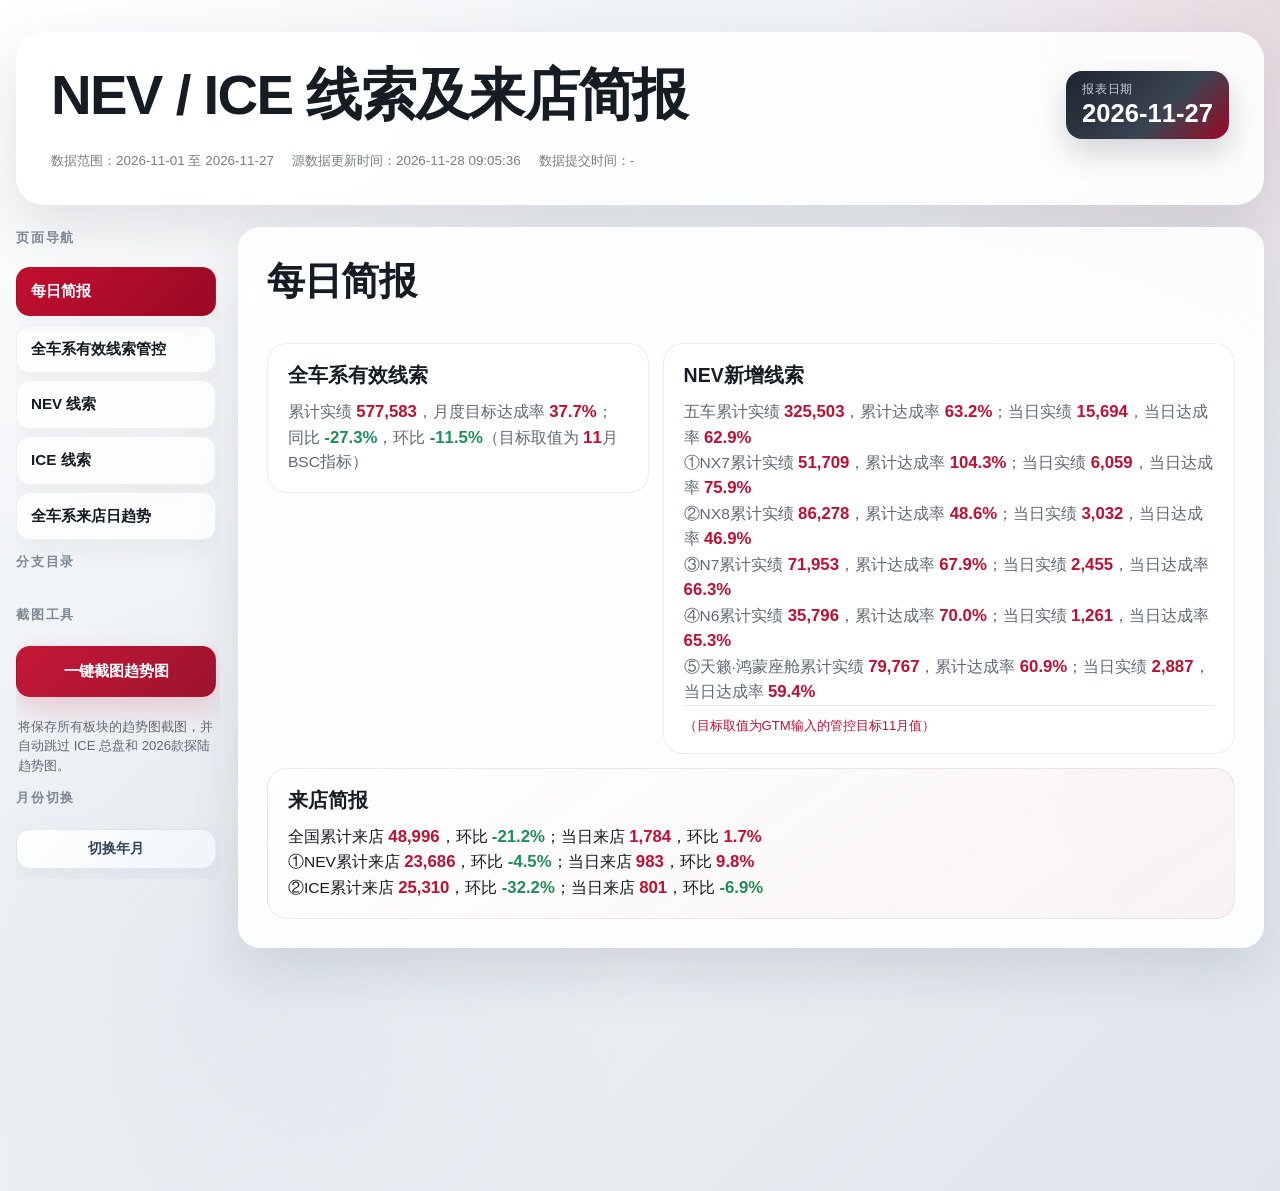
<file: docs/index.html>
﻿<!doctype html>
<html lang="zh-CN">
  <head>
    <meta charset="UTF-8" />
    <meta name="viewport" content="width=device-width, initial-scale=1.0" />
    <meta http-equiv="Cache-Control" content="no-store, no-cache, must-revalidate, max-age=0" />
    <meta http-equiv="Pragma" content="no-cache" />
    <meta http-equiv="Expires" content="0" />
    <title>NEV / ICE 每日简报</title>
    <script>
      document.write('<link rel="stylesheet" href="./assets/styles.css?v=' + Date.now() + '" />');
    </script>
  </head>
  <body>
    <div class="page-shell">
      <header class="hero">
        <div class="hero-topline">
          <h1>NEV / ICE 线索及来店简报</h1>
          <div class="report-date-highlight" id="report-date-highlight"></div>
        </div>
        <div class="meta-strip" id="meta-strip"></div>
      </header>

      <main class="workspace-layout">
        <aside class="sidebar" aria-label="页面导航">
          <div class="sidebar-sticky">
            <section class="panel-switcher">
              <p class="sidebar-title">页面导航</p>
              <div class="tab-list sidebar-tab-list" id="tab-list"></div>
            </section>
            <section class="branch-switcher" id="branch-switcher" hidden>
              <p class="sidebar-title">分支目录</p>
              <nav class="section-nav" id="section-nav" aria-label="板块目录"></nav>
            </section>
            <section class="capture-tools" aria-label="截图工具">
              <p class="sidebar-title">截图工具</p>
              <button type="button" class="capture-all-button" id="capture-all-button" disabled>一键截图趋势图</button>
              <p class="capture-status" id="capture-status">加载完成后可批量导出各板块趋势图。</p>
            </section>
            <section class="month-tools" aria-label="月份切换">
              <p class="sidebar-title">月份切换</p>
              <button type="button" class="month-picker-toggle" id="month-picker-toggle" disabled>切换年月</button>
              <div class="month-picker-panel" id="month-picker-panel" hidden>
                <div class="month-picker-grid">
                  <label class="month-picker-field" for="month-year-select">
                    <span>年份</span>
                    <select id="month-year-select" disabled></select>
                  </label>
                  <label class="month-picker-field" for="month-month-select">
                    <span>月份</span>
                    <select id="month-month-select" disabled></select>
                  </label>
                </div>
                <div class="month-picker-actions">
                  <button type="button" class="month-apply-button" id="month-apply-button" disabled>查看所选月份</button>
                  <button type="button" class="month-current-button" id="month-current-button" disabled>回到当前月</button>
                </div>
              </div>
              <p class="month-status" id="month-status">默认展示当前月份，后续可切换到已归档的历史月份。</p>
            </section>
          </div>
        </aside>

        <section id="dashboard-root" class="dashboard-root"></section>
      </main>
    </div>

    <template id="dashboard-template">
      <article class="dashboard">
        <header class="dashboard-header">
          <div>
            <h2 class="dashboard-title"></h2>
          </div>
          <p class="dashboard-headline"></p>
        </header>
        <div class="section-stack"></div>
      </article>
    </template>

    <template id="section-template">
      <section class="data-section">
        <div class="section-topline">
          <div>
            <h3 class="section-title"></h3>
          </div>
          <p class="section-headline"></p>
        </div>
        <details class="summary-panel">
          <summary class="summary-toggle">展开核心指标</summary>
          <div class="card-grid"></div>
        </details>
        <div class="section-note"></div>
        <div class="section-body">
          <div class="chart-card">
            <div class="chart-header">
              <h4>日趋势</h4>
              <p></p>
            </div>
            <div class="chart-wrap"></div>
          </div>
          <div class="table-card">
            <div class="chart-header">
              <h4>明细表</h4>
              <p></p>
            </div>
            <div class="table-wrap"></div>
          </div>
        </div>
      </section>
    </template>

    <script type="module">
      import(`./assets/app.js?v=${Date.now()}`);
    </script>
  </body>
</html>
</file>
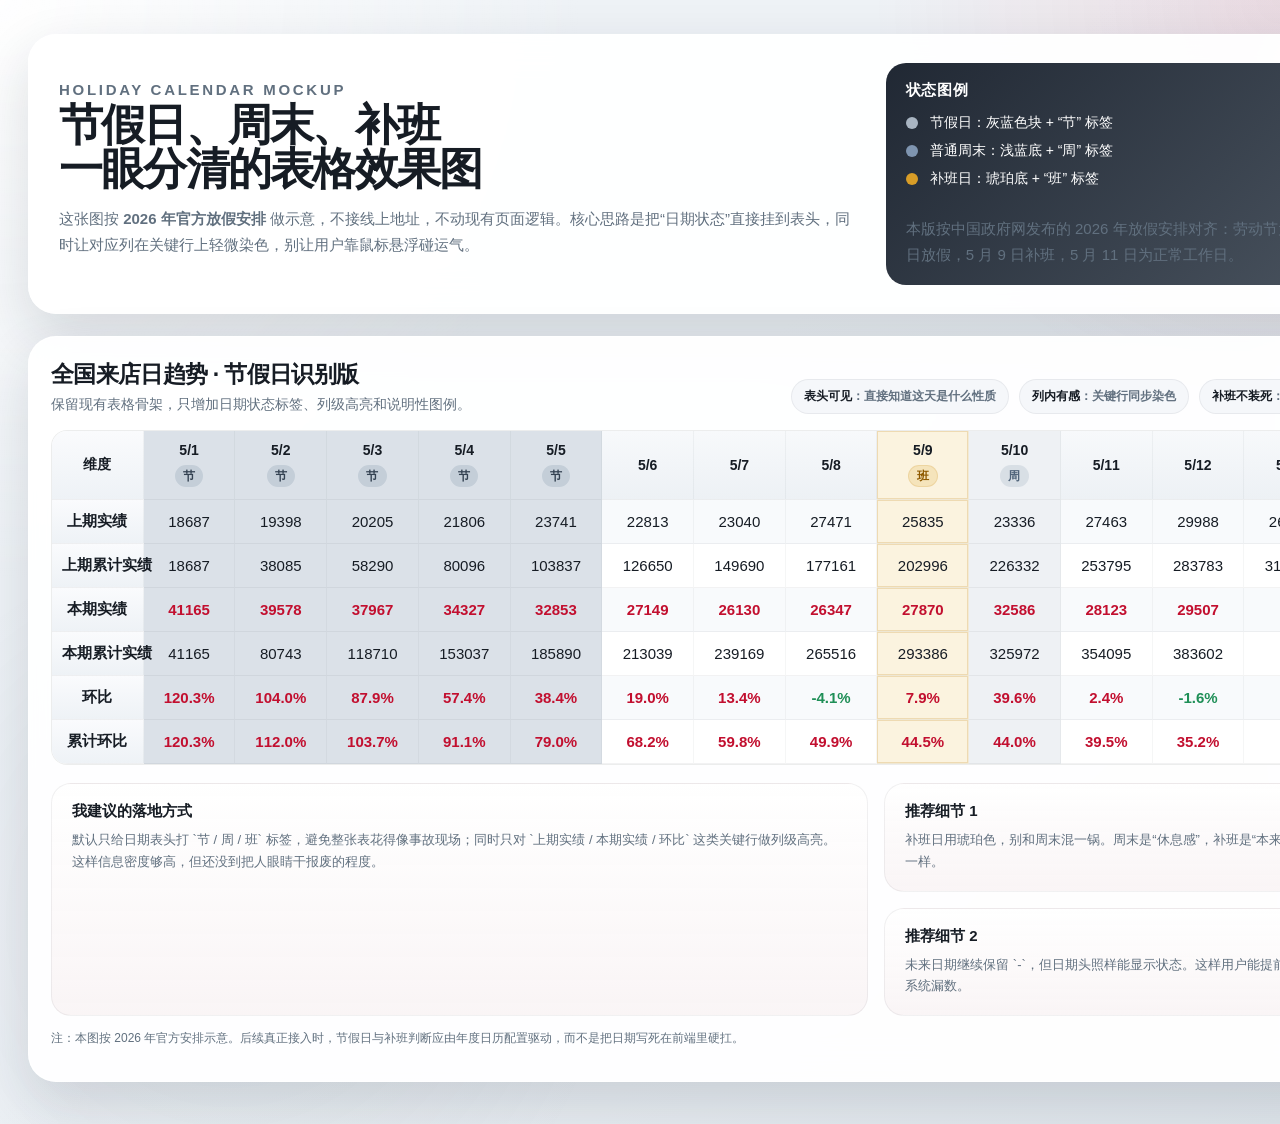
<file: mockups/holiday-calendar-mockup.html>
<!doctype html>
<html lang="zh-CN">
  <head>
    <meta charset="UTF-8" />
    <meta name="viewport" content="width=device-width, initial-scale=1.0" />
    <title>节假日识别效果图</title>
    <style>
      :root {
        --bg: #eef2f6;
        --bg-deep: #dfe5eb;
        --surface: rgba(255, 255, 255, 0.94);
        --surface-strong: rgba(255, 255, 255, 0.98);
        --ink: #161c24;
        --muted: #61707f;
        --line: rgba(22, 28, 36, 0.08);
        --shadow: 0 22px 56px rgba(24, 34, 48, 0.14);
        --brand-red: #c20f2f;
        --brand-red-soft: rgba(194, 15, 47, 0.09);
        --brand-blue: #7389a3;
        --brand-blue-soft: rgba(115, 137, 163, 0.16);
        --brand-silver: #d8dee6;
        --holiday-bg: rgba(216, 222, 230, 0.9);
        --weekend-bg: rgba(115, 137, 163, 0.12);
        --makeup-bg: rgba(232, 186, 78, 0.18);
        --makeup-border: rgba(192, 130, 20, 0.22);
        --makeup-text: #8f5a00;
        --positive: #1f8f57;
        --radius-xl: 28px;
        --radius-lg: 20px;
        --radius-md: 16px;
        --radius-sm: 12px;
      }

      * {
        box-sizing: border-box;
      }

      body {
        margin: 0;
        font-family: "Segoe UI Variable Text", "HarmonyOS Sans SC", "Microsoft YaHei UI", "PingFang SC", sans-serif;
        color: var(--ink);
        background:
          radial-gradient(circle at top left, rgba(255, 255, 255, 0.98), transparent 34%),
          radial-gradient(circle at top right, rgba(194, 15, 47, 0.1), transparent 24%),
          radial-gradient(circle at 18% 82%, rgba(115, 137, 163, 0.08), transparent 28%),
          linear-gradient(135deg, var(--bg) 0%, #eef2f6 46%, var(--bg-deep) 100%);
      }

      .page {
        width: 1480px;
        margin: 0 auto;
        padding: 34px 28px 42px;
      }

      .hero,
      .panel {
        background: var(--surface);
        border: 1px solid rgba(255, 255, 255, 0.84);
        box-shadow: var(--shadow);
        backdrop-filter: blur(18px);
      }

      .hero {
        display: grid;
        grid-template-columns: 1.2fr 0.8fr;
        gap: 24px;
        padding: 28px 30px;
        border-radius: var(--radius-xl);
      }

      .eyebrow {
        margin: 0 0 10px;
        font-size: 12px;
        letter-spacing: 0.18em;
        color: var(--muted);
        text-transform: uppercase;
        font-weight: 700;
      }

      h1 {
        margin: 0;
        font-size: 44px;
        line-height: 1.02;
        letter-spacing: -0.04em;
      }

      .hero p {
        margin: 14px 0 0;
        color: var(--muted);
        line-height: 1.7;
        font-size: 15px;
      }

      .legend-card {
        display: grid;
        gap: 14px;
        align-self: stretch;
        padding: 18px 20px;
        border-radius: var(--radius-lg);
        background: linear-gradient(135deg, rgba(23, 31, 43, 0.96), rgba(58, 69, 82, 0.9));
        color: #fff;
      }

      .legend-title {
        font-size: 15px;
        font-weight: 800;
        letter-spacing: 0.04em;
      }

      .legend-list {
        display: grid;
        gap: 10px;
      }

      .legend-item {
        display: flex;
        align-items: center;
        gap: 12px;
        font-size: 14px;
      }

      .dot {
        width: 12px;
        height: 12px;
        border-radius: 999px;
        flex: 0 0 auto;
      }

      .dot-holiday {
        background: #a9b5c2;
      }

      .dot-weekend {
        background: #7f95b0;
      }

      .dot-makeup {
        background: #d89d27;
      }

      .legend-note {
        margin: 0;
        color: rgba(255, 255, 255, 0.8);
        line-height: 1.6;
        font-size: 12px;
      }

      .panel {
        margin-top: 22px;
        padding: 22px;
        border-radius: var(--radius-xl);
      }

      .panel-header {
        display: flex;
        align-items: flex-end;
        justify-content: space-between;
        gap: 18px;
        margin-bottom: 16px;
      }

      .panel-title {
        margin: 0;
        font-size: 23px;
        letter-spacing: -0.03em;
      }

      .panel-subtitle {
        margin: 6px 0 0;
        color: var(--muted);
        font-size: 14px;
      }

      .tag-strip {
        display: flex;
        gap: 10px;
        flex-wrap: wrap;
      }

      .tag {
        padding: 8px 12px;
        border-radius: 999px;
        font-size: 12px;
        font-weight: 700;
        color: var(--muted);
        background: rgba(245, 247, 250, 0.96);
        border: 1px solid rgba(22, 28, 36, 0.06);
      }

      .tag strong {
        color: var(--ink);
      }

      .table-wrap {
        overflow: hidden;
        border-radius: var(--radius-md);
        border: 1px solid var(--line);
        background: var(--surface-strong);
      }

      table {
        width: 100%;
        border-collapse: separate;
        border-spacing: 0;
        table-layout: fixed;
      }

      thead th,
      tbody th,
      tbody td {
        padding: 12px 10px;
        text-align: center;
        white-space: nowrap;
        border-bottom: 1px solid rgba(22, 28, 36, 0.05);
        border-right: 1px solid rgba(22, 28, 36, 0.04);
      }

      thead th {
        position: relative;
        background: linear-gradient(180deg, #f7f9fb, #edf1f5);
        font-size: 14px;
        font-weight: 800;
      }

      thead th:first-child,
      tbody th {
        background: linear-gradient(180deg, #fafbfd, #eef2f6);
      }

      tbody th {
        width: 126px;
        font-size: 15px;
        font-weight: 800;
      }

      tbody td {
        font-size: 15px;
      }

      tbody tr:nth-child(odd) td {
        background: rgba(247, 249, 252, 0.8);
      }

      .accent {
        color: var(--brand-red);
        font-weight: 800;
      }

      .ratio-up {
        color: var(--brand-red);
        font-weight: 800;
      }

      .ratio-down {
        color: var(--positive);
        font-weight: 800;
      }

      .col-holiday {
        background: var(--holiday-bg) !important;
      }

      .col-weekend {
        background: var(--weekend-bg) !important;
      }

      .col-makeup {
        background: var(--makeup-bg) !important;
        box-shadow: inset 0 0 0 1px var(--makeup-border);
      }

      .date-head {
        display: grid;
        justify-items: center;
        gap: 8px;
      }

      .date-text {
        line-height: 1;
      }

      .pill {
        display: inline-flex;
        align-items: center;
        justify-content: center;
        min-width: 28px;
        height: 22px;
        padding: 0 8px;
        border-radius: 999px;
        font-size: 12px;
        font-weight: 800;
        letter-spacing: 0.04em;
      }

      .pill-holiday {
        background: #c4ced8;
        color: #344252;
      }

      .pill-weekend {
        background: rgba(115, 137, 163, 0.18);
        color: #51657b;
      }

      .pill-makeup {
        background: rgba(224, 171, 49, 0.2);
        color: var(--makeup-text);
        border: 1px solid rgba(192, 130, 20, 0.16);
      }

      .insight {
        margin-top: 18px;
        display: grid;
        grid-template-columns: 1.2fr 0.8fr;
        gap: 16px;
      }

      .callout,
      .mini-card {
        border-radius: var(--radius-lg);
        padding: 18px 20px;
        background: linear-gradient(180deg, rgba(255, 255, 255, 0.96), rgba(249, 244, 245, 0.92));
        border: 1px solid rgba(22, 28, 36, 0.06);
      }

      .callout strong,
      .mini-card strong {
        display: block;
        margin-bottom: 8px;
        font-size: 15px;
      }

      .callout p,
      .mini-card p {
        margin: 0;
        color: var(--muted);
        line-height: 1.68;
        font-size: 13px;
      }

      .mini-grid {
        display: grid;
        gap: 16px;
      }

      .footer-note {
        margin-top: 14px;
        color: var(--muted);
        font-size: 12px;
      }
    </style>
  </head>
  <body>
    <div class="page">
      <section class="hero">
        <div>
          <p class="eyebrow">Holiday Calendar Mockup</p>
          <h1>节假日、周末、补班<br />一眼分清的表格效果图</h1>
          <p>
            这张图按 <strong>2026 年官方放假安排</strong> 做示意，不接线上地址，不动现有页面逻辑。核心思路是把“日期状态”直接挂到表头，同时让对应列在关键行上轻微染色，别让用户靠鼠标悬浮碰运气。
          </p>
        </div>
        <aside class="legend-card">
          <div class="legend-title">状态图例</div>
          <div class="legend-list">
            <div class="legend-item"><span class="dot dot-holiday"></span><span>节假日：灰蓝色块 + “节” 标签</span></div>
            <div class="legend-item"><span class="dot dot-weekend"></span><span>普通周末：浅蓝底 + “周” 标签</span></div>
            <div class="legend-item"><span class="dot dot-makeup"></span><span>补班日：琥珀底 + “班” 标签</span></div>
          </div>
          <p class="legend-note">本版按中国政府网发布的 2026 年放假安排对齐：劳动节为 5 月 1 日至 5 日放假，5 月 9 日补班，5 月 11 日为正常工作日。</p>
        </aside>
      </section>

      <section class="panel">
        <div class="panel-header">
          <div>
            <h2 class="panel-title">全国来店日趋势 · 节假日识别版</h2>
            <p class="panel-subtitle">保留现有表格骨架，只增加日期状态标签、列级高亮和说明性图例。</p>
          </div>
          <div class="tag-strip">
            <div class="tag"><strong>表头可见</strong>：直接知道这天是什么性质</div>
            <div class="tag"><strong>列内有感</strong>：关键行同步染色</div>
            <div class="tag"><strong>补班不装死</strong>：周末但要上班会单独打标</div>
          </div>
        </div>

        <div class="table-wrap">
          <table aria-label="节假日识别效果图">
            <thead>
              <tr>
                <th>维度</th>
                <th class="col-holiday"><div class="date-head"><span class="date-text">5/1</span><span class="pill pill-holiday">节</span></div></th>
                <th class="col-holiday"><div class="date-head"><span class="date-text">5/2</span><span class="pill pill-holiday">节</span></div></th>
                <th class="col-holiday"><div class="date-head"><span class="date-text">5/3</span><span class="pill pill-holiday">节</span></div></th>
                <th class="col-holiday"><div class="date-head"><span class="date-text">5/4</span><span class="pill pill-holiday">节</span></div></th>
                <th class="col-holiday"><div class="date-head"><span class="date-text">5/5</span><span class="pill pill-holiday">节</span></div></th>
                <th><div class="date-head"><span class="date-text">5/6</span></div></th>
                <th><div class="date-head"><span class="date-text">5/7</span></div></th>
                <th><div class="date-head"><span class="date-text">5/8</span></div></th>
                <th class="col-makeup"><div class="date-head"><span class="date-text">5/9</span><span class="pill pill-makeup">班</span></div></th>
                <th class="col-weekend"><div class="date-head"><span class="date-text">5/10</span><span class="pill pill-weekend">周</span></div></th>
                <th><div class="date-head"><span class="date-text">5/11</span></div></th>
                <th><div class="date-head"><span class="date-text">5/12</span></div></th>
                <th><div class="date-head"><span class="date-text">5/13</span></div></th>
                <th><div class="date-head"><span class="date-text">5/14</span></div></th>
              </tr>
            </thead>
            <tbody>
              <tr>
                <th>上期实绩</th>
                <td class="col-holiday">18687</td>
                <td class="col-holiday">19398</td>
                <td class="col-holiday">20205</td>
                <td class="col-holiday">21806</td>
                <td class="col-holiday">23741</td>
                <td>22813</td>
                <td>23040</td>
                <td>27471</td>
                <td class="col-makeup">25835</td>
                <td class="col-weekend">23336</td>
                <td>27463</td>
                <td>29988</td>
                <td>26361</td>
                <td>25408</td>
              </tr>
              <tr>
                <th>上期累计实绩</th>
                <td class="col-holiday">18687</td>
                <td class="col-holiday">38085</td>
                <td class="col-holiday">58290</td>
                <td class="col-holiday">80096</td>
                <td class="col-holiday">103837</td>
                <td>126650</td>
                <td>149690</td>
                <td>177161</td>
                <td class="col-makeup">202996</td>
                <td class="col-weekend">226332</td>
                <td>253795</td>
                <td>283783</td>
                <td>310144</td>
                <td>335552</td>
              </tr>
              <tr>
                <th>本期实绩</th>
                <td class="accent col-holiday">41165</td>
                <td class="accent col-holiday">39578</td>
                <td class="accent col-holiday">37967</td>
                <td class="accent col-holiday">34327</td>
                <td class="accent col-holiday">32853</td>
                <td class="accent">27149</td>
                <td class="accent">26130</td>
                <td class="accent">26347</td>
                <td class="accent col-makeup">27870</td>
                <td class="accent col-weekend">32586</td>
                <td class="accent">28123</td>
                <td class="accent">29507</td>
                <td>-</td>
                <td>-</td>
              </tr>
              <tr>
                <th>本期累计实绩</th>
                <td class="col-holiday">41165</td>
                <td class="col-holiday">80743</td>
                <td class="col-holiday">118710</td>
                <td class="col-holiday">153037</td>
                <td class="col-holiday">185890</td>
                <td>213039</td>
                <td>239169</td>
                <td>265516</td>
                <td class="col-makeup">293386</td>
                <td class="col-weekend">325972</td>
                <td>354095</td>
                <td>383602</td>
                <td>-</td>
                <td>-</td>
              </tr>
              <tr>
                <th>环比</th>
                <td class="ratio-up col-holiday">120.3%</td>
                <td class="ratio-up col-holiday">104.0%</td>
                <td class="ratio-up col-holiday">87.9%</td>
                <td class="ratio-up col-holiday">57.4%</td>
                <td class="ratio-up col-holiday">38.4%</td>
                <td class="ratio-up">19.0%</td>
                <td class="ratio-up">13.4%</td>
                <td class="ratio-down">-4.1%</td>
                <td class="ratio-up col-makeup">7.9%</td>
                <td class="ratio-up col-weekend">39.6%</td>
                <td class="ratio-up">2.4%</td>
                <td class="ratio-down">-1.6%</td>
                <td>-</td>
                <td>-</td>
              </tr>
              <tr>
                <th>累计环比</th>
                <td class="ratio-up col-holiday">120.3%</td>
                <td class="ratio-up col-holiday">112.0%</td>
                <td class="ratio-up col-holiday">103.7%</td>
                <td class="ratio-up col-holiday">91.1%</td>
                <td class="ratio-up col-holiday">79.0%</td>
                <td class="ratio-up">68.2%</td>
                <td class="ratio-up">59.8%</td>
                <td class="ratio-up">49.9%</td>
                <td class="ratio-up col-makeup">44.5%</td>
                <td class="ratio-up col-weekend">44.0%</td>
                <td class="ratio-up">39.5%</td>
                <td class="ratio-up">35.2%</td>
                <td>-</td>
                <td>-</td>
              </tr>
            </tbody>
          </table>
        </div>

        <div class="insight">
          <div class="callout">
            <strong>我建议的落地方式</strong>
            <p>
              默认只给日期表头打 `节 / 周 / 班` 标签，避免整张表花得像事故现场；同时只对 `上期实绩 / 本期实绩 / 环比` 这类关键行做列级高亮。这样信息密度够高，但还没到把人眼睛干报废的程度。
            </p>
          </div>
          <div class="mini-grid">
            <div class="mini-card">
              <strong>推荐细节 1</strong>
              <p>补班日用琥珀色，别和周末混一锅。周末是“休息感”，补班是“本来该歇但得上”，语义不一样。</p>
            </div>
            <div class="mini-card">
              <strong>推荐细节 2</strong>
              <p>未来日期继续保留 `-`，但日期头照样能显示状态。这样用户能提前看到节奏，不会以为系统漏数。</p>
            </div>
          </div>
        </div>

        <p class="footer-note">注：本图按 2026 年官方安排示意。后续真正接入时，节假日与补班判断应由年度日历配置驱动，而不是把日期写死在前端里硬扛。</p>
      </section>
    </div>
  </body>
  </html>
</file>
<file: docs/assets/styles.css>
﻿:root {
  --font-sans: "Segoe UI Variable Text", "Segoe UI Variable Display", "HarmonyOS Sans SC", "Microsoft YaHei UI",
    "PingFang SC", "Arial Rounded MT Bold", "Segoe UI", sans-serif;
  --font-display: "Segoe UI Variable Display", "HarmonyOS Sans SC", "Microsoft YaHei UI", "PingFang SC",
    "Arial Rounded MT Bold", "Segoe UI", sans-serif;
  --bg: #f5f7f9;
  --bg-deep: #dfe5eb;
  --surface: rgba(255, 255, 255, 0.88);
  --surface-strong: rgba(255, 255, 255, 0.96);
  --ink: #161c24;
  --muted: #5f6975;
  --line: rgba(22, 28, 36, 0.1);
  --teal: #60778f;
  --orange: #c20f2f;
  --stone: #7b8796;
  --positive: #1f8f57;
  --negative: #c20f2f;
  --shadow: 0 22px 56px rgba(24, 34, 48, 0.12);
  --brand-red: #c20f2f;
  --brand-red-deep: #990924;
  --brand-red-soft: rgba(194, 15, 47, 0.1);
  --brand-red-wash: rgba(194, 15, 47, 0.06);
  --brand-blue: #7389a3;
  --brand-blue-soft: rgba(115, 137, 163, 0.14);
  --brand-silver: #d8dee6;
  --brand-silver-deep: #c7d0da;
  --panel-border: rgba(22, 28, 36, 0.08);
  --radius-xl: 28px;
  --radius-lg: 22px;
  --radius-md: 16px;
  --radius-sm: 12px;
}

* {
  box-sizing: border-box;
}

html {
  scroll-behavior: smooth;
}

body,
button,
input,
textarea,
select {
  font-family: var(--font-sans);
}

body {
  margin: 0;
  color: var(--ink);
  background:
    radial-gradient(circle at top left, rgba(255, 255, 255, 0.96), transparent 34%),
    radial-gradient(circle at top right, rgba(194, 15, 47, 0.1), transparent 26%),
    radial-gradient(circle at 18% 82%, rgba(115, 137, 163, 0.08), transparent 28%),
    linear-gradient(135deg, var(--bg) 0%, #eef2f6 46%, var(--bg-deep) 100%);
  min-height: 100vh;
}

body.modal-open {
  overflow: hidden;
}

.page-shell {
  --sidebar-width: 204px;
  --layout-gap: 18px;
  width: min(1360px, calc(100vw - 32px));
  margin: 0 auto;
  padding: 32px 0 64px;
}

.hero,
.dashboard {
  background: var(--surface);
  border: 1px solid rgba(255, 255, 255, 0.84);
  box-shadow: var(--shadow);
  backdrop-filter: blur(18px);
}

.hero {
  border-radius: var(--radius-xl);
  padding: 34px;
  position: relative;
  overflow: hidden;
}

.hero-topline {
  display: flex;
  align-items: flex-start;
  justify-content: space-between;
  gap: 24px;
}

.eyebrow {
  margin: 0 0 10px;
  text-transform: uppercase;
  letter-spacing: 0.16em;
  font-size: 12px;
  font-weight: 700;
  color: var(--stone);
}

.hero h1,
.dashboard-title,
.section-title,
.chart-header h4,
.brief-page-card-title {
  margin: 0;
  font-family: var(--font-display);
  font-weight: 800;
}

.hero h1 {
  font-size: clamp(2.45rem, 4.4vw, 4.8rem);
  line-height: 0.98;
  letter-spacing: -0.03em;
}

.report-date-highlight {
  display: inline-flex;
  flex: 0 0 auto;
  flex-direction: column;
  align-items: flex-start;
  gap: 3px;
  margin-top: 4px;
  padding: 10px 16px 12px;
  border-radius: 16px;
  background: linear-gradient(135deg, #1c2530, #3a4552 60%, var(--brand-red-deep));
  color: #fff;
  box-shadow: 0 14px 30px rgba(24, 34, 48, 0.18);
}

.report-date-highlight span {
  font-size: 0.76rem;
  letter-spacing: 0.06em;
  opacity: 0.76;
}

.report-date-highlight strong {
  font-size: clamp(1.15rem, 2vw, 1.7rem);
  line-height: 1;
}

.meta-strip {
  display: flex;
  flex-wrap: wrap;
  gap: 10px 18px;
  margin-top: 12px;
}

.meta-chip,
.meta-text,
.dashboard-headline,
.section-headline,
.chart-header p,
.card-note,
th,
td,
button,
.brief-page-line,
.summary-toggle {
  font-size: 0.97rem;
  line-height: 1.62;
}

.meta-text {
  color: rgba(20, 34, 31, 0.58);
  font-size: 0.84rem;
  line-height: 1.45;
}

.workspace-layout {
  position: relative;
  margin-top: 22px;
  min-height: 100vh;
}

.sidebar {
  position: fixed;
  top: 230px;
  left: max(16px, calc((100vw - min(1360px, calc(100vw - 32px))) / 2));
  width: var(--sidebar-width);
  max-height: calc(100vh - 250px);
  z-index: 30;
}

.sidebar-sticky {
  display: grid;
  gap: 14px;
  max-height: calc(100vh - 250px);
  overflow-y: auto;
  padding-right: 4px;
  scrollbar-width: thin;
  scrollbar-color: rgba(20, 34, 31, 0.18) transparent;
}

.sidebar-sticky::-webkit-scrollbar {
  width: 6px;
}

.sidebar-sticky::-webkit-scrollbar-thumb {
  background: rgba(22, 28, 36, 0.16);
  border-radius: 999px;
}

.panel-switcher,
.branch-switcher,
.capture-tools,
.month-tools,
.update-tools {
  padding: 0;
  display: grid;
  gap: 10px;
}

.sidebar-title {
  margin: 0 0 12px;
  font-size: 0.8rem;
  letter-spacing: 0.14em;
  text-transform: uppercase;
  color: var(--stone);
  font-weight: 800;
}

.capture-all-button {
  width: 100%;
  border: 1px solid rgba(194, 15, 47, 0.16);
  border-radius: 14px;
  padding: 12px 14px;
  cursor: pointer;
  background: linear-gradient(135deg, rgba(194, 15, 47, 0.96), rgba(153, 9, 36, 0.96));
  color: #fff;
  font-size: 0.95rem;
  font-weight: 800;
  box-shadow: 0 12px 28px rgba(194, 15, 47, 0.18);
  transition: transform 180ms ease, box-shadow 180ms ease, opacity 180ms ease, filter 180ms ease;
}

.capture-all-button:hover:not(:disabled) {
  transform: translateY(-1px);
  box-shadow: 0 14px 30px rgba(194, 15, 47, 0.22);
}

.capture-all-button:disabled {
  cursor: not-allowed;
  opacity: 0.58;
  filter: saturate(0.76);
  box-shadow: none;
}

.capture-status {
  margin: 10px 2px 0;
  color: var(--muted);
  font-size: 0.82rem;
  line-height: 1.5;
}

.capture-status[data-state="success"] {
  color: var(--positive);
}

.capture-status[data-state="error"] {
  color: var(--negative);
}

.month-picker-toggle,
.month-apply-button,
.month-current-button {
  width: 100%;
  border-radius: 14px;
  padding: 11px 14px;
  font-size: 0.9rem;
  font-weight: 800;
  line-height: 1.1;
  transition: transform 180ms ease, border-color 180ms ease, background 180ms ease, opacity 180ms ease, box-shadow 180ms ease;
}

.month-picker-toggle,
.month-apply-button {
  border: 1px solid rgba(115, 137, 163, 0.18);
  background: linear-gradient(135deg, rgba(255, 255, 255, 0.98), rgba(239, 244, 249, 0.98));
  color: #33465b;
  box-shadow: 0 10px 24px rgba(115, 137, 163, 0.1);
}

.month-current-button {
  border: 1px solid rgba(22, 28, 36, 0.08);
  background: rgba(246, 247, 249, 0.98);
  color: var(--stone);
  box-shadow: none;
}

.month-picker-toggle:hover:not(:disabled),
.month-apply-button:hover:not(:disabled),
.month-current-button:hover:not(:disabled) {
  transform: translateY(-1px);
}

.month-picker-toggle:hover:not(:disabled),
.month-apply-button:hover:not(:disabled) {
  border-color: rgba(115, 137, 163, 0.32);
  background: linear-gradient(135deg, rgba(247, 250, 253, 1), rgba(233, 240, 248, 1));
  box-shadow: 0 14px 28px rgba(115, 137, 163, 0.14);
}

.month-current-button:hover:not(:disabled) {
  border-color: rgba(22, 28, 36, 0.16);
  background: rgba(238, 242, 246, 1);
}

.month-picker-toggle:disabled,
.month-apply-button:disabled,
.month-current-button:disabled {
  cursor: not-allowed;
  opacity: 0.64;
  box-shadow: none;
}

.month-picker-panel {
  display: grid;
  gap: 10px;
  padding: 12px;
  border-radius: 14px;
  background: rgba(255, 255, 255, 0.78);
  border: 1px solid rgba(22, 28, 36, 0.06);
}

.month-picker-grid {
  display: grid;
  gap: 10px;
}

.month-picker-field {
  display: grid;
  gap: 6px;
  font-size: 0.78rem;
  font-weight: 700;
  color: var(--stone);
  letter-spacing: 0.04em;
}

.month-picker-field select {
  width: 100%;
  border: 1px solid rgba(22, 28, 36, 0.1);
  border-radius: 12px;
  padding: 10px 12px;
  background: #fff;
  color: var(--ink);
  font-size: 0.92rem;
  font-weight: 700;
  appearance: none;
}

.month-picker-field select:disabled {
  cursor: not-allowed;
  opacity: 0.68;
}

.month-picker-actions {
  display: grid;
  gap: 8px;
}

.month-status {
  margin: 0 2px;
  color: var(--muted);
  font-size: 0.82rem;
  line-height: 1.5;
}

.month-status[data-state="success"] {
  color: var(--positive);
}

.month-status[data-state="error"] {
  color: var(--negative);
}

.update-button {
  width: 100%;
  justify-self: stretch;
  border: 1px solid rgba(194, 15, 47, 0.16);
  border-radius: 14px;
  padding: 11px 14px;
  cursor: pointer;
  background: linear-gradient(135deg, rgba(255, 255, 255, 0.98), rgba(252, 244, 246, 0.98));
  color: #8f0f2d;
  font-size: 0.9rem;
  font-weight: 800;
  line-height: 1.1;
  box-shadow: 0 10px 24px rgba(194, 15, 47, 0.08);
  transition: transform 180ms ease, border-color 180ms ease, background 180ms ease, opacity 180ms ease, box-shadow 180ms ease;
}

.update-button:hover:not(:disabled) {
  transform: translateY(-1px);
  border-color: rgba(194, 15, 47, 0.3);
  background: linear-gradient(135deg, rgba(255, 248, 249, 1), rgba(252, 238, 241, 1));
  box-shadow: 0 14px 28px rgba(194, 15, 47, 0.12);
}

.update-button:disabled {
  cursor: not-allowed;
  opacity: 0.66;
  box-shadow: none;
}

.update-button[data-mode="unavailable"] {
  border-color: rgba(22, 28, 36, 0.08);
  background: rgba(246, 247, 249, 0.96);
  color: var(--stone);
}

.update-status {
  margin: 0 2px;
  color: var(--muted);
  font-size: 0.82rem;
  line-height: 1.5;
}

.update-status[data-state="success"] {
  color: var(--positive);
}

.update-status[data-state="error"] {
  color: var(--negative);
}

.tab-list {
  display: flex;
  flex-wrap: wrap;
  gap: 10px;
}

.sidebar-tab-list {
  display: grid;
  gap: 7px;
}

.sidebar-tab-list button {
  width: 100%;
  justify-content: flex-start;
  text-align: left;
  padding: 10px 12px;
  font-size: 0.95rem;
}

.tab-list button {
  border: 1px solid rgba(22, 28, 36, 0.06);
  border-radius: 14px;
  padding: 11px 14px;
  cursor: pointer;
  background: rgba(255, 255, 255, 0.78);
  color: var(--ink);
  font-weight: 700;
  box-shadow: 0 10px 24px rgba(24, 34, 48, 0.05);
  transition: transform 180ms ease, background 180ms ease, color 180ms ease, border-color 180ms ease,
    box-shadow 180ms ease;
}

.tab-list button:hover {
  transform: translateY(-1px);
  border-color: rgba(194, 15, 47, 0.18);
  box-shadow: 0 12px 28px rgba(24, 34, 48, 0.08);
}

.tab-list button.active {
  background: linear-gradient(135deg, var(--brand-red), var(--brand-red-deep));
  color: #fff;
  border-color: rgba(194, 15, 47, 0.22);
  transform: translateY(-2px);
}

.dashboard-root {
  display: grid;
  min-width: 0;
  margin-left: calc(var(--sidebar-width) + var(--layout-gap));
}

.section-nav {
  display: grid;
  gap: 8px;
}

.section-nav-link {
  display: grid;
  grid-template-columns: 24px minmax(0, 1fr);
  gap: 7px;
  align-items: center;
  min-height: 42px;
  padding: 9px 9px;
  border-radius: 10px;
  text-decoration: none;
  color: var(--muted);
  background: rgba(255, 255, 255, 0.78);
  border: 1px solid rgba(22, 28, 36, 0.06);
  transition: transform 160ms ease, background 160ms ease, border-color 160ms ease, color 160ms ease;
}

.section-nav-link:hover {
  transform: translateX(2px);
  color: var(--ink);
}

.section-nav-link.active {
  background: linear-gradient(135deg, #202a35, #384553 58%, var(--brand-red-deep));
  color: #fff;
  border-color: rgba(194, 15, 47, 0.2);
}

.section-nav-index {
  font-size: 0.78rem;
  font-weight: 800;
  letter-spacing: 0.08em;
  opacity: 0.72;
}

.section-nav-label {
  min-width: 0;
  font-size: 0.92rem;
  font-weight: 700;
  line-height: 1.3;
}

.dashboard {
  border-radius: var(--radius-lg);
  padding: 28px;
}

.dashboard-header {
  display: grid;
  grid-template-columns: minmax(0, 1.1fr) minmax(0, 0.9fr);
  gap: 22px;
  margin-bottom: 24px;
}

.dashboard-header.headline-hidden {
  grid-template-columns: 1fr;
}

.dashboard-title {
  font-size: clamp(1.95rem, 3vw, 3.15rem);
  letter-spacing: -0.02em;
}

.dashboard-headline {
  margin: 0;
  color: var(--muted);
  align-self: end;
}

.section-stack {
  display: grid;
  gap: 18px;
}

.brief-page {
  display: grid;
  gap: 14px;
}

.brief-page-header {
  margin-bottom: 0;
  align-items: start;
}

.brief-page-meta {
  display: grid;
  justify-items: end;
  gap: 6px;
}

.brief-page-grid {
  display: grid;
  grid-template-columns: minmax(280px, 0.9fr) minmax(0, 1.35fr);
  grid-template-rows: repeat(3, auto);
  gap: 14px;
  align-items: stretch;
}

.brief-page-card {
  background: rgba(255, 255, 255, 0.9);
  border: 1px solid var(--panel-border);
  border-radius: 20px;
  padding: 18px 20px;
  scroll-margin-top: 28px;
  min-height: 0;
  height: fit-content;
}

.brief-page-card.intro {
  background:
    linear-gradient(145deg, rgba(255, 255, 255, 0.98), rgba(243, 246, 249, 0.95)),
    radial-gradient(circle at top right, rgba(115, 137, 163, 0.12), transparent 40%);
}

.brief-page-card.arrival-brief {
  background:
    linear-gradient(145deg, rgba(255, 255, 255, 0.98), rgba(249, 243, 244, 0.96)),
    radial-gradient(circle at top right, rgba(194, 15, 47, 0.1), transparent 42%);
}

.brief-page-card-title {
  margin-bottom: 10px;
  font-size: 1.22rem;
}

.brief-page-line {
  margin: 0;
  color: var(--muted);
  line-height: 1.52;
}

.brief-page-secondary-line {
  display: inline-block;
  max-width: 100%;
  white-space: normal;
}

.brief-page-card.arrival-brief .brief-page-line {
  color: var(--ink);
}

.brief-page-line strong,
.brief-page-line .brief-number {
  color: var(--brand-red);
  font-weight: 800;
  font-size: 1.08em;
}

.brief-page-line .brief-number.is-negative {
  color: var(--positive);
}

.brief-page-card.intro .brief-page-line:first-child {
  color: var(--ink);
  font-size: 1.18rem;
  font-weight: 800;
}

.brief-page-line + .brief-page-line {
  margin-top: 8px;
}

.brief-page-note {
  margin: 12px 0 0;
  padding-top: 10px;
  border-top: 1px solid rgba(20, 34, 31, 0.1);
  color: var(--brand-red);
  font-size: 0.82rem;
  line-height: 1.45;
}

.brief-page-card.kind-valid-leads {
  grid-column: 1;
  grid-row: 1;
}

.brief-page-card.kind-nev {
  display: flex;
  flex-direction: column;
  grid-column: 2;
  grid-row: 1 / span 2;
  height: auto;
}

.brief-page-card.kind-sylphy15 {
  display: none;
}

.brief-page-card.kind-new-pathfinder {
  grid-column: 1;
  grid-row: 2;
}

.brief-page-card.kind-arrival {
  grid-column: 1 / -1;
  grid-row: 3;
}

.brief-page-card.kind-nev .brief-page-note {
  margin-top: auto;
}

.data-section {
  background: var(--surface-strong);
  border: 1px solid var(--panel-border);
  border-radius: var(--radius-lg);
  padding: 24px;
  scroll-margin-top: 28px;
}

.section-topline {
  display: grid;
  grid-template-columns: minmax(0, 1fr) minmax(0, 1fr);
  gap: 18px;
  margin-bottom: 16px;
}

.section-topline.headline-hidden {
  grid-template-columns: 1fr;
}

.section-topline.is-headline-only {
  display: block;
}

.section-topline.is-headline-only .section-headline {
  max-width: none;
}

.section-title {
  font-size: clamp(1.4rem, 2.25vw, 2.08rem);
}

.section-headline,
.section-note {
  margin: 0;
  color: var(--muted);
}

.summary-panel {
  margin-bottom: 16px;
  border: 1px solid var(--panel-border);
  border-radius: var(--radius-md);
  background: rgba(248, 250, 252, 0.94);
  overflow: hidden;
}

.summary-toggle {
  list-style: none;
  cursor: pointer;
  padding: 16px 18px;
  font-weight: 700;
  background: linear-gradient(180deg, rgba(255, 255, 255, 0.52), rgba(240, 244, 248, 0.68));
}

.summary-toggle::-webkit-details-marker {
  display: none;
}

.summary-toggle::after {
  content: "+";
  float: right;
  font-size: 1.2rem;
}

.summary-panel[open] .summary-toggle::after {
  content: "-";
}

.summary-panel .card-grid {
  padding: 0 16px 16px;
}

.summary-panel[open] .card-grid {
  grid-template-columns: repeat(6, minmax(0, 1fr));
}

.section-note {
  padding: 14px 16px;
  border-radius: var(--radius-sm);
  background: rgba(115, 137, 163, 0.08);
  margin-bottom: 18px;
}

.section-note.error {
  background: rgba(194, 15, 47, 0.1);
  color: #7e2235;
}

.card-grid {
  display: grid;
  grid-template-columns: repeat(auto-fit, minmax(176px, 1fr));
  gap: 12px;
}

.metric-card {
  border-radius: var(--radius-md);
  padding: 16px;
  background: #fff;
  border: 1px solid var(--panel-border);
  box-shadow: 0 8px 20px rgba(24, 34, 48, 0.04);
}

.empty-card {
  min-height: 120px;
  display: grid;
  place-items: center;
}

.metric-card label {
  display: block;
  font-size: 0.84rem;
  color: var(--muted);
  margin-bottom: 8px;
}

.metric-card strong {
  display: block;
  font-size: 1.72rem;
  line-height: 1.08;
  letter-spacing: -0.03em;
}

.card-note {
  margin-top: 8px;
  color: var(--muted);
}

.section-body {
  display: grid;
  gap: 18px;
}

.chart-card,
.table-card {
  background: #fff;
  border-radius: var(--radius-md);
  padding: 22px;
  border: 1px solid var(--panel-border);
  box-shadow: 0 10px 24px rgba(24, 34, 48, 0.04);
}

.table-card {
  order: -1;
}

.arrival-section .chart-card,
.arrival-section .table-card {
  background:
    linear-gradient(180deg, rgba(255, 255, 255, 0.98), rgba(249, 244, 245, 0.98)),
    radial-gradient(circle at top right, rgba(194, 15, 47, 0.05), transparent 38%);
}

.arrival-section .table-card {
  order: initial;
}

.chart-header {
  display: flex;
  align-items: baseline;
  justify-content: space-between;
  gap: 16px;
  margin-bottom: 16px;
}

.chart-header p {
  margin: 0;
  color: var(--muted);
}

.chart-frame {
  position: relative;
}

.trend-board {
  display: grid;
  gap: 18px;
}

.trend-summary {
  display: grid;
  grid-template-columns: repeat(6, minmax(0, 1fr));
  gap: 10px;
}

.chart-card > .trend-summary {
  margin-bottom: 18px;
}

.trend-summary-item {
  padding: 12px 14px;
  border-radius: 12px;
  background: rgba(244, 247, 250, 0.96);
  border: 1px solid rgba(22, 28, 36, 0.07);
}

.trend-summary-item label,
.trend-summary-item p {
  display: block;
  margin: 0;
  color: var(--muted);
}

.trend-summary-item label {
  font-size: 0.82rem;
  margin-bottom: 6px;
}

.trend-summary-item strong {
  display: block;
  font-size: 1.1rem;
  line-height: 1.2;
}

.trend-summary-item strong.is-positive-value {
  color: var(--brand-red);
}

.trend-summary-item strong.is-negative-value {
  color: var(--positive);
}

.trend-summary-item p {
  margin-top: 6px;
  font-size: 0.82rem;
}

.trend-summary-item p .is-positive-value {
  color: var(--brand-red);
  font-weight: 700;
}

.trend-summary-item p .is-negative-value {
  color: var(--positive);
  font-weight: 700;
}

.arrival-board .trend-summary,
.arrival-trend-summary {
  grid-template-columns: repeat(5, minmax(0, 1fr));
  gap: 8px;
}

.arrival-board .trend-summary-item,
.arrival-trend-summary .trend-summary-item {
  background: linear-gradient(180deg, rgba(255, 255, 255, 0.96), rgba(249, 244, 245, 0.94));
  padding: 12px 12px;
}

.arrival-board .trend-summary-item strong,
.arrival-trend-summary .trend-summary-item strong {
  font-size: 1.6rem;
  color: var(--brand-red);
  letter-spacing: -0.03em;
}

.arrival-board .trend-summary-item strong.is-positive-value,
.arrival-trend-summary .trend-summary-item strong.is-positive-value {
  color: var(--brand-red);
}

.arrival-board .trend-summary-item strong.is-negative-value,
.arrival-trend-summary .trend-summary-item strong.is-negative-value {
  color: var(--positive);
}

.arrival-board .trend-summary-item label,
.arrival-trend-summary .trend-summary-item label {
  white-space: nowrap;
  font-size: 0.8rem;
}

.trend-matrix-wrap {
  overflow: auto;
  border-radius: var(--radius-sm);
  border: 1px solid var(--panel-border);
  background: rgba(255, 255, 255, 0.96);
}

.trend-matrix {
  min-width: 1120px;
}

.trend-matrix thead th,
.trend-matrix tbody th,
.trend-matrix tbody td {
  white-space: nowrap;
  text-align: center;
  padding: 8px 10px;
  font-size: 0.83rem;
}

.trend-matrix thead th,
.trend-matrix tbody th {
  font-weight: 700;
}

.trend-matrix tbody th {
  color: var(--ink);
  background: rgba(240, 244, 248, 0.88);
}

.trend-matrix thead th:first-child {
  position: sticky;
  left: 0;
  z-index: 4;
  background: linear-gradient(180deg, #f7f9fb, #edf1f5);
  box-shadow: 1px 0 0 rgba(22, 28, 36, 0.06);
}

.trend-matrix tbody th {
  position: sticky;
  left: 0;
  z-index: 2;
  box-shadow: 1px 0 0 rgba(22, 28, 36, 0.06);
}

.arrival-matrix {
  min-width: 1320px;
}

.arrival-matrix thead th {
  position: sticky;
  top: 0;
  z-index: 2;
  background: linear-gradient(180deg, #f7f9fb, #edf1f5);
}

.arrival-matrix thead th:first-child,
.arrival-matrix tbody th {
  z-index: 3;
}

.arrival-matrix tbody th {
  background: linear-gradient(180deg, #fafbfd, #eef2f6);
}

.arrival-matrix tbody tr:nth-child(odd) td {
  background: rgba(247, 249, 252, 0.76);
}

.arrival-matrix tbody tr:hover td,
.arrival-matrix tbody tr:hover th {
  background-color: rgba(243, 246, 250, 0.96);
}

.trend-matrix .is-accent-value {
  color: var(--brand-red);
  font-weight: 800;
}

.trend-matrix .is-target-value {
  color: #707b87;
  font-weight: 700;
}

.trend-matrix .is-ratio-value {
  font-weight: 800;
}

.trend-matrix .is-ratio-value.is-positive-value {
  color: var(--brand-red);
}

.trend-matrix .is-ratio-value.is-negative-value {
  color: var(--positive);
}

.arrival-matrix .trend-row-actual td,
.arrival-matrix .trend-row-nevActual td,
.arrival-matrix .trend-row-iceActual td {
  font-size: 0.88rem;
}

.trend-date-head {
  display: grid;
  justify-items: center;
  gap: 6px;
  line-height: 1;
}

.trend-date-label {
  display: inline-block;
}

.trend-date-badge {
  display: inline-flex;
  align-items: center;
  justify-content: center;
  min-width: 24px;
  height: 20px;
  padding: 0 7px;
  border-radius: 999px;
  font-size: 0.7rem;
  font-weight: 800;
  letter-spacing: 0.04em;
}

.trend-date-badge.is-holiday {
  background: rgba(196, 206, 216, 0.92);
  color: #394858;
}

.trend-date-badge.is-weekend {
  background: rgba(115, 137, 163, 0.18);
  color: #52667c;
}

.trend-date-badge.is-makeup {
  background: rgba(232, 186, 78, 0.22);
  color: #8f5a00;
  border: 1px solid rgba(192, 130, 20, 0.18);
}

.trend-matrix thead th.is-holiday-col {
  background: linear-gradient(180deg, #edf1f5, #dfe5eb);
}

.trend-matrix thead th.is-weekend-col {
  background: linear-gradient(180deg, #f2f5f8, #e7edf3);
}

.trend-matrix thead th.is-makeup-col {
  background: linear-gradient(180deg, rgba(255, 248, 232, 0.98), rgba(248, 234, 196, 0.96));
  box-shadow: inset 0 0 0 1px rgba(222, 182, 86, 0.24);
}

.trend-matrix .is-calendar-highlight {
  background: rgba(216, 222, 230, 0.46);
}

.trend-matrix .is-current-highlight {
  background-color: rgba(194, 15, 47, 0.08);
  background-image: linear-gradient(180deg, rgba(255, 255, 255, 0.18), rgba(255, 255, 255, 0));
}

.trend-matrix .is-previous-highlight {
  background-color: rgba(115, 137, 163, 0.14);
  box-shadow: inset 0 1px 0 rgba(115, 137, 163, 0.12);
}

.trend-matrix .is-holiday-highlight {
  background-color: rgba(216, 222, 230, 0.68);
}

.trend-matrix .is-makeup-highlight {
  background-color: rgba(245, 233, 198, 0.88);
  box-shadow: inset 0 1px 0 rgba(214, 176, 88, 0.18);
}

.arrival-matrix td.is-current-highlight {
  background: rgba(194, 15, 47, 0.1) !important;
}

.arrival-matrix td.is-previous-highlight {
  background: rgba(115, 137, 163, 0.18) !important;
}

.arrival-matrix td.is-current-highlight.is-holiday-highlight {
  background: rgba(214, 220, 228, 0.88) !important;
}

.arrival-matrix td.is-current-highlight.is-makeup-highlight {
  background: rgba(247, 235, 201, 0.94) !important;
}

.arrival-matrix td.is-previous-highlight.is-holiday-highlight {
  background: rgba(165, 180, 198, 0.3) !important;
}

.arrival-matrix td.is-previous-highlight.is-makeup-highlight {
  background: rgba(235, 221, 180, 0.5) !important;
}

.mixed-chart {
  position: relative;
}

.chart-zoom-hint {
  position: absolute;
  right: 12px;
  bottom: 10px;
  z-index: 2;
  color: rgba(20, 34, 31, 0.34);
  font-size: 0.82rem;
  font-weight: 600;
  letter-spacing: 0.02em;
  pointer-events: none;
}

.mixed-chart svg {
  width: 100%;
  height: auto;
  display: block;
}

.legend-wide {
  margin-top: 18px;
  justify-content: center;
}

.legend-item.muted {
  opacity: 0.38;
}

.legend-swatch.bar {
  width: 14px;
  height: 10px;
  border-radius: 2px;
  background: var(--swatch-fill, var(--swatch));
  border: var(--swatch-border-width, 1.5px) solid var(--swatch-border, var(--swatch-accent, var(--swatch)));
}

.legend-swatch.line {
  position: relative;
  width: 18px;
  height: 10px;
  background: transparent;
}

.legend-swatch.line::before {
  content: "";
  position: absolute;
  left: 0;
  right: 0;
  top: 4px;
  border-top: 2.5px solid var(--swatch);
}

.legend-swatch.line.is-dashed::before {
  border-top-style: dashed;
}

.chart-caption {
  margin: 12px 0 0;
  color: var(--muted);
  font-size: 0.88rem;
}

.chart-modal {
  position: fixed;
  inset: 0;
  z-index: 80;
  display: none;
}

.chart-modal.visible {
  display: block;
}

.chart-modal-backdrop {
  position: absolute;
  inset: 0;
  background: rgba(22, 28, 36, 0.48);
  backdrop-filter: blur(8px);
}

.chart-modal-dialog {
  position: relative;
  width: min(1520px, calc(100vw - 48px));
  max-height: calc(100vh - 48px);
  margin: 24px auto;
  overflow: auto;
  border-radius: 24px;
  background: rgba(250, 252, 253, 0.98);
  border: 1px solid rgba(255, 255, 255, 0.82);
  box-shadow: 0 28px 72px rgba(24, 34, 48, 0.22);
  padding: 26px 28px 24px;
}

.chart-modal-close {
  position: absolute;
  top: 18px;
  right: 18px;
  width: 42px;
  height: 42px;
  border: 0;
  border-radius: 999px;
  background: rgba(22, 28, 36, 0.06);
  color: var(--ink);
  font-size: 1.6rem;
  line-height: 1;
  cursor: pointer;
}

.chart-modal-meta {
  display: grid;
  gap: 8px;
  margin-bottom: 20px;
  padding-right: 52px;
}

.chart-modal-kicker {
  margin: 0;
  text-transform: uppercase;
  letter-spacing: 0.16em;
  font-size: 0.78rem;
  font-weight: 700;
  color: var(--stone);
}

.chart-modal-title {
  margin: 0;
  font-family: var(--font-display);
  font-size: clamp(1.8rem, 3vw, 2.7rem);
  line-height: 1.06;
}

.chart-modal-subtitle {
  margin: 0;
  color: var(--muted);
  font-size: 1rem;
}

.chart-modal-content {
  border-radius: 18px;
  border: 1px solid var(--panel-border);
  background: #fff;
  padding: 20px 24px 18px;
  overflow-x: auto;
  overflow-y: hidden;
  -webkit-overflow-scrolling: touch;
}

.chart-wrap svg {
  width: 100%;
  height: auto;
  display: block;
}

.chart-point {
  pointer-events: none;
}

.chart-tooltip {
  position: absolute;
  transform: translateY(-100%);
  min-width: 196px;
  max-width: 280px;
  padding: 12px 14px;
  border-radius: 14px;
  background: rgba(22, 28, 36, 0.94);
  color: #fff;
  box-shadow: 0 12px 28px rgba(24, 34, 48, 0.22);
  pointer-events: none;
  opacity: 0;
  transition: opacity 120ms ease;
}

.chart-tooltip.visible {
  opacity: 1;
}

.tooltip-date {
  font-size: 1rem;
  line-height: 1.3;
  font-weight: 800;
  opacity: 0.92;
}

.chart-tooltip-row {
  display: flex;
  justify-content: space-between;
  align-items: center;
  gap: 10px;
  margin-top: 8px;
}

.chart-tooltip-row strong {
  font-size: 0.98rem;
}

.tooltip-series {
  display: inline-flex;
  align-items: center;
  gap: 6px;
  font-size: 0.84rem;
}

.tooltip-dot {
  width: 12px;
  height: 12px;
  border-radius: 999px;
  flex: 0 0 auto;
}

.legend {
  display: flex;
  flex-wrap: wrap;
  gap: 14px;
  margin-top: 14px;
}

.legend-item {
  display: inline-flex;
  align-items: center;
  gap: 8px;
  color: var(--muted);
  font-size: 0.95rem;
}

.table-wrap {
  overflow: auto;
}

table {
  width: 100%;
  border-collapse: collapse;
  min-width: 640px;
}

thead th {
  text-align: left;
  color: var(--muted);
  font-weight: 700;
  padding: 0 0 12px;
  border-bottom: 1px solid var(--line);
}

tbody td {
  padding: 12px 0;
  border-bottom: 1px solid rgba(20, 34, 31, 0.06);
}

tbody tr:last-child td {
  border-bottom: 0;
}

.delta-positive {
  color: var(--positive);
}

.delta-negative {
  color: var(--negative);
}

@media (max-width: 980px) {
  .page-shell {
    width: min(100vw - 24px, 1360px);
    padding: 22px 0 48px;
  }

  .workspace-layout {
    min-height: auto;
  }

  .sidebar {
    position: static;
    width: auto;
    max-height: none;
  }

  .sidebar-sticky {
    max-height: none;
    overflow: visible;
    padding-right: 0;
    gap: 12px;
  }

  .dashboard-root {
    margin-left: 0;
  }

  .panel-switcher,
  .dashboard,
  .data-section,
  .chart-card,
  .table-card {
    padding: 20px;
  }

  .sidebar-tab-list,
  .section-nav {
    grid-template-columns: repeat(auto-fit, minmax(170px, 1fr));
  }

  .month-picker-grid,
  .month-picker-actions {
    grid-template-columns: repeat(2, minmax(0, 1fr));
  }

  .hero-topline,
  .dashboard-header,
  .section-topline,
  .chart-header {
    grid-template-columns: 1fr;
    flex-direction: column;
    align-items: flex-start;
    gap: 14px;
  }

  .brief-page-header {
    grid-template-columns: 1fr;
  }

  .brief-page-meta {
    justify-items: start;
  }

  .brief-page-grid {
    grid-template-columns: 1fr;
  }

  .brief-page-card {
    min-height: auto;
  }

  .brief-page-card.kind-nev,
  .brief-page-card.kind-valid-leads,
  .brief-page-card.kind-sylphy15,
  .brief-page-card.kind-new-pathfinder,
  .brief-page-card.kind-arrival {
    grid-column: auto;
    grid-row: auto;
  }

  .summary-panel .card-grid {
    display: grid;
    grid-auto-flow: column;
    grid-auto-columns: minmax(190px, 28vw);
    grid-template-columns: none;
    gap: 10px;
    overflow-x: auto;
    overflow-y: hidden;
    padding: 0 0 14px;
    margin-top: 2px;
    -webkit-overflow-scrolling: touch;
    scroll-snap-type: x proximity;
  }

  .summary-panel .card-grid .metric-card {
    min-height: 0;
    padding: 14px;
    scroll-snap-align: start;
  }

  .summary-panel .card-grid .metric-card strong {
    font-size: 1.42rem;
  }

  .trend-summary,
  .arrival-board .trend-summary,
  .arrival-trend-summary {
    display: grid;
    grid-auto-flow: column;
    grid-auto-columns: minmax(190px, 28vw);
    grid-template-columns: none;
    gap: 10px;
    overflow-x: auto;
    overflow-y: hidden;
    padding-bottom: 6px;
    -webkit-overflow-scrolling: touch;
    scroll-snap-type: x proximity;
  }

  .trend-summary-item,
  .arrival-board .trend-summary-item,
  .arrival-trend-summary .trend-summary-item {
    scroll-snap-align: start;
  }

  .chart-wrap {
    overflow-x: auto;
    overflow-y: hidden;
    -webkit-overflow-scrolling: touch;
  }

  .mixed-chart {
    min-width: 920px;
  }

  .legend-wide {
    justify-content: flex-start;
  }
}

@media (max-width: 720px) {
  .page-shell {
    width: min(100vw - 20px, 1360px);
    padding-top: 18px;
  }

  .hero,
  .dashboard,
  .data-section,
  .chart-card,
  .table-card {
    padding: 18px;
  }

  .hero h1 {
    font-size: clamp(1.9rem, 9vw, 3rem);
    line-height: 1.04;
  }

  .dashboard-title {
    font-size: clamp(1.55rem, 7vw, 2.2rem);
  }

  .section-title {
    font-size: clamp(1.2rem, 5vw, 1.65rem);
  }

  .report-date-highlight {
    width: fit-content;
    max-width: 100%;
    padding: 8px 14px 10px;
  }

  .tab-list {
    gap: 8px;
  }

  .sidebar-tab-list,
  .section-nav {
    grid-template-columns: 1fr;
  }

  .month-picker-grid,
  .month-picker-actions {
    grid-template-columns: 1fr;
  }

  .tab-list button {
    width: 100%;
    justify-content: center;
    padding: 11px 14px;
  }

  .chart-modal-dialog {
    width: calc(100vw - 12px);
    max-height: calc(100vh - 12px);
    margin: 6px auto;
    padding: 14px;
    border-radius: 22px;
  }

  .chart-modal-content {
    padding: 12px 12px 14px;
    border-radius: 18px;
  }

  .chart-modal.is-compact .chart-modal-meta {
    position: sticky;
    top: -14px;
    z-index: 2;
    margin: -14px -14px 12px;
    padding: 14px 52px 12px 14px;
    background: linear-gradient(180deg, rgba(255, 250, 242, 0.98), rgba(255, 250, 242, 0.92));
    border-bottom: 1px solid rgba(20, 34, 31, 0.08);
    backdrop-filter: blur(14px);
  }

  .chart-modal.is-compact .chart-modal-kicker {
    font-size: 0.7rem;
    letter-spacing: 0.12em;
  }

  .chart-modal.is-compact .chart-modal-title {
    font-size: clamp(1.2rem, 5.8vw, 1.6rem);
    line-height: 1.12;
  }

  .chart-modal.is-compact .chart-modal-subtitle {
    font-size: 0.84rem;
    line-height: 1.45;
  }

  .summary-panel .card-grid {
    grid-auto-columns: minmax(188px, 56vw);
  }

  .trend-summary,
  .arrival-board .trend-summary,
  .arrival-trend-summary {
    grid-auto-columns: minmax(188px, 56vw);
  }

  .arrival-board .trend-summary-item strong,
  .arrival-trend-summary .trend-summary-item strong {
    font-size: 1.38rem;
  }

  .arrival-board .trend-summary-item strong.is-negative-value,
  .arrival-trend-summary .trend-summary-item strong.is-negative-value {
    color: var(--positive);
  }
  .mixed-chart {
    min-width: 780px;
  }

  .chart-zoom-hint {
    display: none;
  }

  .legend-item {
    font-size: 0.86rem;
  }

  .chart-tooltip {
    display: none;
  }

  .mixed-chart.is-enlarged .legend-wide {
    display: grid;
    grid-template-columns: repeat(2, minmax(0, 1fr));
    gap: 10px 12px;
    justify-content: stretch;
  }

  .mixed-chart.is-enlarged .legend-item {
    min-width: 0;
  }
}

@media (max-width: 560px) {
  .page-shell {
    width: min(100vw - 14px, 1360px);
    padding-top: 14px;
  }

  .hero,
  .dashboard,
  .data-section,
  .chart-card,
  .table-card {
    padding: 16px;
  }

  .meta-strip {
    gap: 6px 10px;
  }

  .meta-text {
    font-size: 0.78rem;
  }

  .brief-page-card {
    padding: 16px;
  }

  .brief-page-card-title {
    font-size: 1.08rem;
  }

  .summary-panel .card-grid {
    grid-auto-columns: minmax(196px, 78vw);
    gap: 8px;
    padding-bottom: 12px;
  }

  .summary-panel .card-grid .metric-card {
    padding: 13px 14px;
  }

  .summary-panel .card-grid .metric-card label {
    font-size: 0.8rem;
    margin-bottom: 6px;
  }

  .summary-panel .card-grid .metric-card strong {
    font-size: 1.34rem;
  }

  .trend-summary,
  .arrival-board .trend-summary,
  .arrival-trend-summary {
    grid-auto-columns: minmax(184px, 78vw);
    gap: 8px;
  }

  .trend-summary-item,
  .arrival-board .trend-summary-item,
  .arrival-trend-summary .trend-summary-item {
    padding: 12px;
  }

  .arrival-board .trend-summary-item strong,
  .arrival-trend-summary .trend-summary-item strong {
    font-size: 1.32rem;
  }

  .arrival-board .trend-summary-item strong.is-negative-value,
  .arrival-trend-summary .trend-summary-item strong.is-negative-value {
    color: var(--positive);
  }

  .mixed-chart {
    min-width: 700px;
  }

  .chart-modal-dialog {
    width: calc(100vw - 12px);
    max-height: calc(100vh - 12px);
    margin: 6px auto;
    padding: 14px;
  }

  .chart-modal-close {
    top: 12px;
    right: 12px;
    width: 38px;
    height: 38px;
  }

  .chart-modal-meta {
    padding-right: 42px;
  }

  .chart-modal.is-compact .chart-modal-meta {
    top: -14px;
    padding-right: 46px;
  }

  .chart-modal.is-compact .chart-modal-content {
    padding: 10px 10px 12px;
  }

  .mixed-chart.is-enlarged .legend-wide {
    grid-template-columns: 1fr;
  }
}
</file>
